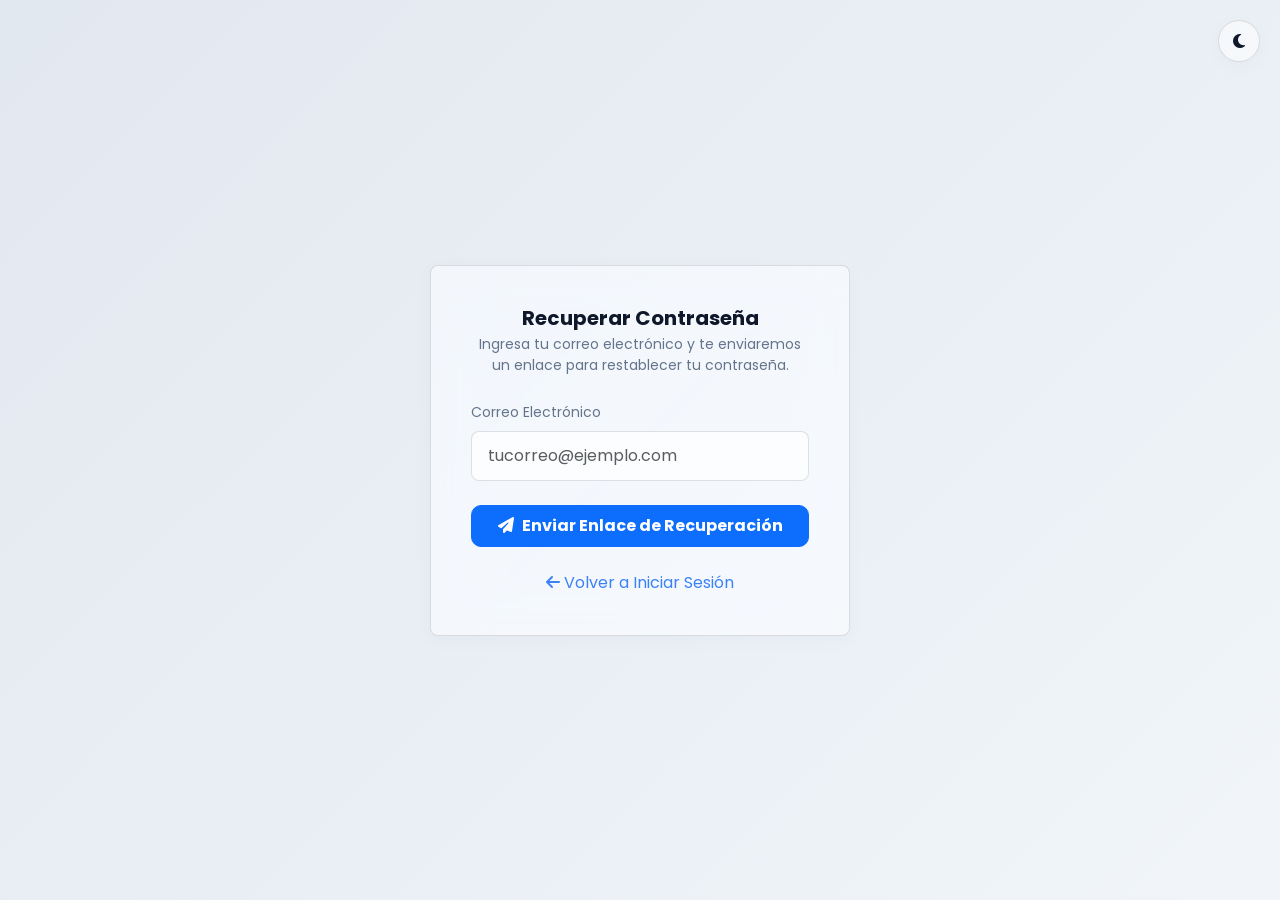
<file: forgot-password.html>
<!DOCTYPE html>
<html lang="es" data-bs-theme="light">
<head>
    <meta charset="UTF-8">
    <meta name="viewport" content="width=device-width, initial-scale=1.0">
    <title>Recuperar Contraseña | FinanzasPro</title>
    <!-- Bootstrap 5.3 -->
    <link href="css/lib/bootstrap-5.3.0.min.css" rel="stylesheet">
    <!-- Google Fonts (Poppins) -->
    <link href="css/lib/fonts-google-Poppins-css2.css" rel="stylesheet">
    <!-- FontAwesome -->
    <link rel="stylesheet" href="css/lib/font-awesome-6.4.0-all.min.css">
    <!-- Estilos personalizados -->
    <link rel="stylesheet" href="css/styles.css">

    <script>
        const savedTheme = localStorage.getItem('finanzaspro_theme') || 'light';
        document.documentElement.setAttribute('data-bs-theme', savedTheme);
    </script>
</head>
<body>

    <button type="button" id="btnToggleAuthTheme" class="btn glass auth-theme-toggle rounded-circle d-flex align-items-center justify-content-center p-0" title="Cambiar tema">
        <i class="fas fa-moon" id="authThemeIcon"></i>
    </button>

    <div class="auth-wrapper">
        <div class="glass auth-card">

            <!-- <div class="auth-brand">
                <div class="brand-icon bg-primary text-white rounded p-2 d-flex align-items-center justify-content-center" style="width: 42px; height: 42px; min-width: 42px;">
                    <i class="fas fa-wallet"></i>
                </div>
                <h4 class="mb-0 fw-bold">FinanzasPro</h4>
            </div> -->

            <!-- Formulario: solicitar correo -->
            <div id="forgotFormWrapper">
                <h5 class="fw-bold mb-1 text-center">Recuperar Contraseña</h5>
                <p class="text-muted small text-center mb-4">Ingresa tu correo electrónico y te enviaremos un enlace para restablecer tu contraseña.</p>

                <form id="forgotForm" novalidate>
                    <div class="mb-4">
                        <label for="forgotEmail" class="form-label text-muted small">Correo Electrónico</label>
                        <input type="email" id="forgotEmail" class="form-control glass-input" placeholder="tucorreo@ejemplo.com" required>
                        <div class="invalid-feedback">Por favor ingresa un correo electrónico válido.</div>
                    </div>

                    <button type="submit" class="btn btn-primary w-100 py-2 fw-bold" style="border-radius: 10px;">
                        <i class="fas fa-paper-plane me-2"></i>Enviar Enlace de Recuperación
                    </button>
                </form>
            </div>

            <!-- Estado de éxito (tras "enviar" el correo) -->
            <div id="forgotSuccess" class="text-center d-none">
                <div class="d-inline-flex align-items-center justify-content-center bg-primary bg-opacity-10 text-primary rounded-circle mb-3" style="width: 64px; height: 64px;">
                    <i class="fas fa-paper-plane fs-3"></i>
                </div>
                <h5 class="fw-bold mb-2">¡Enlace enviado!</h5>
                <p class="text-muted small mb-4">
                    Hemos enviado un correo a <strong id="forgotEmailDisplay">tucorreo@ejemplo.com</strong> con las instrucciones para restablecer tu contraseña.
                </p>
                <div class="p-3 rounded text-start" style="background: var(--input-bg); border: 1px solid var(--glass-border);">
                    <small class="text-muted d-block mb-1"><i class="fas fa-flask me-1"></i>Modo demostración</small>
                    <small class="text-muted">Esta es una simulación sin envío real de correo. <a href="reset-password.html">Haz clic aquí para continuar como si hubieras abierto el enlace recibido</a>.</small>
                </div>
            </div>

            <div class="text-center mt-4">
                <a href="login.html"><i class="fas fa-arrow-left me-1"></i>Volver a Iniciar Sesión</a>
            </div>

        </div>
    </div>

    <!-- Bootstrap JS -->
    <script src="js/lib/bootstrap.bundle.min.js"></script>
    <!-- Lógica compartida de autenticación (tema y mostrar/ocultar contraseña) -->
    <script src="js/auth.js"></script>

    <script>
        document.getElementById('forgotForm').addEventListener('submit', function (e) {
            e.preventDefault();

            const form = e.target;
            if (!form.checkValidity()) {
                form.classList.add('was-validated');
                return;
            }

            const email = document.getElementById('forgotEmail').value.trim();

            // Simulación de envío de correo: en un entorno real, aquí se llamaría
            // al backend para generar un token y enviar el enlace de recuperación.
            document.getElementById('forgotEmailDisplay').textContent = email;
            document.getElementById('forgotFormWrapper').classList.add('d-none');
            document.getElementById('forgotSuccess').classList.remove('d-none');
        });
    </script>
</body>
</html>
</file>
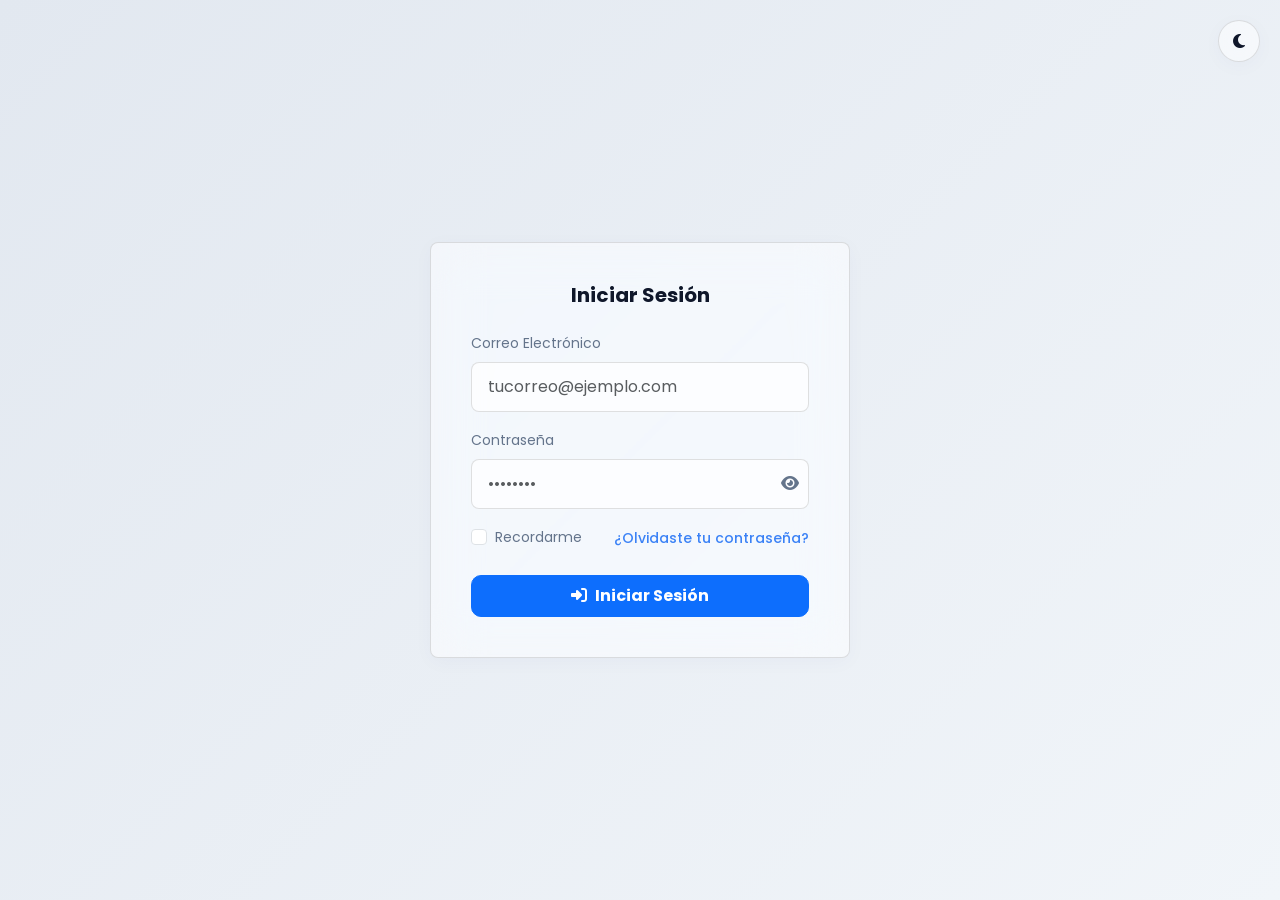
<file: login.html>
<!DOCTYPE html>
<html lang="es" data-bs-theme="light">
<head>
    <meta charset="UTF-8">
    <meta name="viewport" content="width=device-width, initial-scale=1.0">
    <title>Iniciar Sesión | FinanzasPro</title>
    <!-- Bootstrap 5.3 -->
    <link href="css/lib/bootstrap-5.3.0.min.css" rel="stylesheet">
    <!-- Google Fonts (Poppins) -->
    <link href="css/lib/fonts-google-Poppins-css2.css" rel="stylesheet">
    <!-- FontAwesome -->
    <link rel="stylesheet" href="css/lib/font-awesome-6.4.0-all.min.css">
    <!-- Estilos personalizados -->
    <link rel="stylesheet" href="css/styles.css">

    <script>
        const savedTheme = localStorage.getItem('finanzaspro_theme') || 'light';
        document.documentElement.setAttribute('data-bs-theme', savedTheme);
    </script>
</head>
<body>

    <button type="button" id="btnToggleAuthTheme" class="btn glass auth-theme-toggle rounded-circle d-flex align-items-center justify-content-center p-0" title="Cambiar tema">
        <i class="fas fa-moon" id="authThemeIcon"></i>
    </button>

    <div class="auth-wrapper">
        <div class="glass auth-card">

            <!-- <div class="auth-brand">
                <div class="brand-icon bg-primary text-white rounded p-2 d-flex align-items-center justify-content-center" style="width: 42px; height: 42px; min-width: 42px;">
                    <i class="fas fa-wallet"></i>
                </div>
                <h4 class="mb-0 fw-bold">FinanzasPro</h4>
            </div> -->

            <h5 class="fw-bold mb-1 text-center mb-4">Iniciar Sesión</h5>
            <!-- <p class="text-muted small text-center mb-4">Ingresa tus credenciales para acceder a tu cuenta.</p> -->

            <div id="loginAlert" class="alert alert-danger small py-2 px-3 d-none" role="alert"></div>

            <form id="loginForm" novalidate>
                <div class="mb-3">
                    <label for="loginEmail" class="form-label text-muted small">Correo Electrónico</label>
                    <input type="email" id="loginEmail" class="form-control glass-input" placeholder="tucorreo@ejemplo.com" required>
                    <div class="invalid-feedback">El correo electrónico es obligatorio y debe ser válido.</div>
                </div>

                <div class="mb-2">
                    <label for="loginPassword" class="form-label text-muted small">Contraseña</label>
                    <div class="position-relative">
                        <input type="password" id="loginPassword" class="form-control glass-input pe-5" placeholder="••••••••" required>
                        <button type="button" class="password-toggle-btn" data-target="loginPassword" tabindex="-1">
                            <i class="fas fa-eye"></i>
                        </button>
                    </div>
                    <div class="invalid-feedback">La contraseña es obligatoria.</div>
                </div>

                <div class="d-flex justify-content-between align-items-center mb-4 mt-3">
                    <div class="form-check">
                        <input class="form-check-input" type="checkbox" id="rememberMe">
                        <label class="form-check-label text-muted small" for="rememberMe">Recordarme</label>
                    </div>
                    <a href="forgot-password.html" class="small fw-medium">¿Olvidaste tu contraseña?</a>
                </div>

                <button type="submit" class="btn btn-primary w-100 py-2 fw-bold" style="border-radius: 10px;">
                    <i class="fas fa-sign-in-alt me-2"></i>Iniciar Sesión
                </button>
            </form>

        </div>
    </div>

    <!-- Bootstrap JS -->
    <script src="js/lib/bootstrap.bundle.min.js"></script>
    <!-- Lógica compartida de autenticación (tema y mostrar/ocultar contraseña) -->
    <script src="js/auth.js"></script>

    <script>
        document.getElementById('loginForm').addEventListener('submit', function (e) {
            e.preventDefault();

            const form = e.target;
            const alertBox = document.getElementById('loginAlert');
            alertBox.classList.add('d-none');

            if (!form.checkValidity()) {
                form.classList.add('was-validated');
                return;
            }

            form.classList.add('was-validated');

            // Simulación de autenticación: en un entorno real aquí se validarían
            // las credenciales contra el servidor antes de redirigir.
            window.location.href = 'index.html';
        });
    </script>
</body>
</html>
</file>
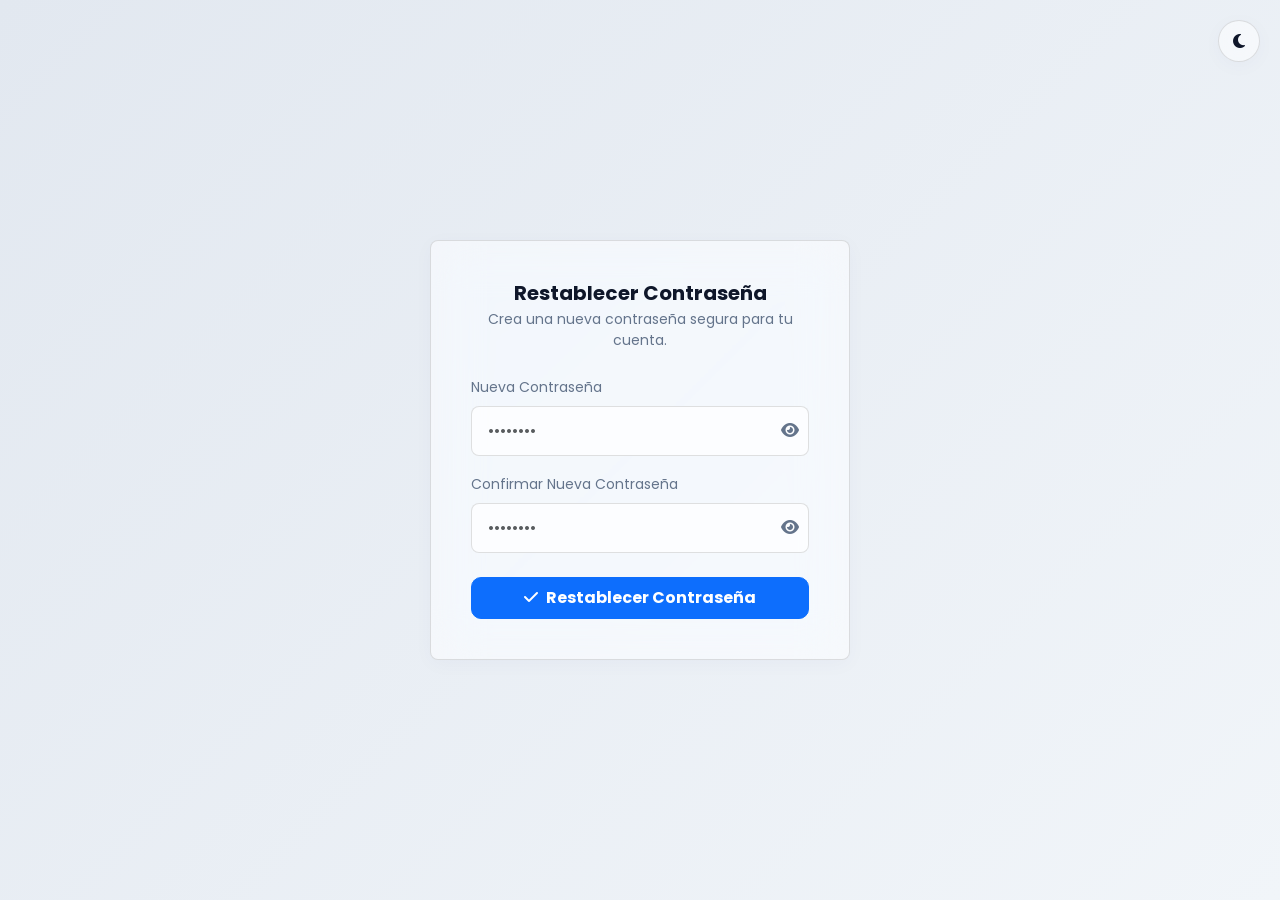
<file: reset-password.html>
<!DOCTYPE html>
<html lang="es" data-bs-theme="light">
<head>
    <meta charset="UTF-8">
    <meta name="viewport" content="width=device-width, initial-scale=1.0">
    <title>Restablecer Contraseña | FinanzasPro</title>
    <!-- Bootstrap 5.3 -->
    <link href="css/lib/bootstrap-5.3.0.min.css" rel="stylesheet">
    <!-- Google Fonts (Poppins) -->
    <link href="css/lib/fonts-google-Poppins-css2.css" rel="stylesheet">
    <!-- FontAwesome -->
    <link rel="stylesheet" href="css/lib/font-awesome-6.4.0-all.min.css">
    <!-- Estilos personalizados -->
    <link rel="stylesheet" href="css/styles.css">

    <script>
        const savedTheme = localStorage.getItem('finanzaspro_theme') || 'light';
        document.documentElement.setAttribute('data-bs-theme', savedTheme);
    </script>
</head>
<body>

    <button type="button" id="btnToggleAuthTheme" class="btn glass auth-theme-toggle rounded-circle d-flex align-items-center justify-content-center p-0" title="Cambiar tema">
        <i class="fas fa-moon" id="authThemeIcon"></i>
    </button>

    <div class="auth-wrapper">
        <div class="glass auth-card">

            <!-- <div class="auth-brand">
                <div class="brand-icon bg-primary text-white rounded p-2 d-flex align-items-center justify-content-center" style="width: 42px; height: 42px; min-width: 42px;">
                    <i class="fas fa-wallet"></i>
                </div>
                <h4 class="mb-0 fw-bold">FinanzasPro</h4>
            </div> -->

            <!-- Formulario: nueva contraseña -->
            <div id="resetFormWrapper">
                <h5 class="fw-bold mb-1 text-center">Restablecer Contraseña</h5>
                <p class="text-muted small text-center mb-4">Crea una nueva contraseña segura para tu cuenta.</p>

                <div id="resetAlert" class="alert alert-danger small py-2 px-3 d-none" role="alert"></div>

                <form id="resetForm" novalidate>
                    <div class="mb-3">
                        <label for="newPassword" class="form-label text-muted small">Nueva Contraseña</label>
                        <div class="position-relative">
                            <input type="password" id="newPassword" class="form-control glass-input pe-5" placeholder="••••••••" minlength="6" required>
                            <button type="button" class="password-toggle-btn" data-target="newPassword" tabindex="-1">
                                <i class="fas fa-eye"></i>
                            </button>
                        </div>
                        <div class="invalid-feedback">La contraseña es obligatoria y debe tener al menos 6 caracteres.</div>
                    </div>

                    <div class="mb-4">
                        <label for="confirmPassword" class="form-label text-muted small">Confirmar Nueva Contraseña</label>
                        <div class="position-relative">
                            <input type="password" id="confirmPassword" class="form-control glass-input pe-5" placeholder="••••••••" required>
                            <button type="button" class="password-toggle-btn" data-target="confirmPassword" tabindex="-1">
                                <i class="fas fa-eye"></i>
                            </button>
                        </div>
                        <div class="invalid-feedback" id="confirmPasswordFeedback">Las contraseñas no coinciden.</div>
                    </div>

                    <button type="submit" class="btn btn-primary w-100 py-2 fw-bold" style="border-radius: 10px;">
                        <i class="fas fa-check me-2"></i>Restablecer Contraseña
                    </button>
                </form>
            </div>

            <!-- Estado de éxito -->
            <div id="resetSuccess" class="text-center d-none">
                <div class="d-inline-flex align-items-center justify-content-center bg-success bg-opacity-10 text-success rounded-circle mb-3" style="width: 64px; height: 64px;">
                    <i class="fas fa-check fs-3"></i>
                </div>
                <h5 class="fw-bold mb-2">¡Contraseña actualizada!</h5>
                <p class="text-muted small mb-4">Tu contraseña se ha restablecido correctamente. Ya puedes iniciar sesión con tus nuevas credenciales.</p>
                <a href="login.html" class="btn btn-primary w-100 py-2 fw-bold" style="border-radius: 10px;">
                    <i class="fas fa-sign-in-alt me-2"></i>Iniciar Sesión
                </a>
            </div>

        </div>
    </div>

    <!-- Bootstrap JS -->
    <script src="js/lib/bootstrap.bundle.min.js"></script>
    <!-- Lógica compartida de autenticación (tema y mostrar/ocultar contraseña) -->
    <script src="js/auth.js"></script>

    <script>
        const newPasswordInput = document.getElementById('newPassword');
        const confirmPasswordInput = document.getElementById('confirmPassword');
        const confirmFeedback = document.getElementById('confirmPasswordFeedback');

        function validatePasswordMatch() {
            if (confirmPasswordInput.value && confirmPasswordInput.value !== newPasswordInput.value) {
                confirmPasswordInput.setCustomValidity('mismatch');
                confirmFeedback.textContent = 'Las contraseñas no coinciden.';
            } else {
                confirmPasswordInput.setCustomValidity('');
            }
        }

        newPasswordInput.addEventListener('input', validatePasswordMatch);
        confirmPasswordInput.addEventListener('input', validatePasswordMatch);

        document.getElementById('resetForm').addEventListener('submit', function (e) {
            e.preventDefault();

            const form = e.target;
            const alertBox = document.getElementById('resetAlert');
            alertBox.classList.add('d-none');

            validatePasswordMatch();

            if (!form.checkValidity()) {
                form.classList.add('was-validated');
                return;
            }

            // Simulación de restablecimiento: en un entorno real, aquí se enviaría
            // la nueva contraseña al backend junto con el token recibido por correo.
            document.getElementById('resetFormWrapper').classList.add('d-none');
            document.getElementById('resetSuccess').classList.remove('d-none');
        });
    </script>
</body>
</html>
</file>
<file: css/lib/fonts-google-Poppins-css2.css>
/* devanagari */
@font-face {
  font-family: 'Poppins';
  font-style: normal;
  font-weight: 300;
  font-display: swap;
  src: url(../../fonts/poppins/pxiByp8kv8JHgFVrLDz8Z11lFc-K.woff2) format('woff2');
  unicode-range: U+0900-097F, U+1CD0-1CF9, U+200C-200D, U+20A8, U+20B9, U+20F0, U+25CC, U+A830-A839, U+A8E0-A8FF, U+11B00-11B09;
}
/* latin-ext */
@font-face {
  font-family: 'Poppins';
  font-style: normal;
  font-weight: 300;
  font-display: swap;
  src: url(../../fonts/poppins/pxiByp8kv8JHgFVrLDz8Z1JlFc-K.woff2) format('woff2');
  unicode-range: U+0100-02BA, U+02BD-02C5, U+02C7-02CC, U+02CE-02D7, U+02DD-02FF, U+0304, U+0308, U+0329, U+1D00-1DBF, U+1E00-1E9F, U+1EF2-1EFF, U+2020, U+20A0-20AB, U+20AD-20C0, U+2113, U+2C60-2C7F, U+A720-A7FF;
}
/* latin */
@font-face {
  font-family: 'Poppins';
  font-style: normal;
  font-weight: 300;
  font-display: swap;
  src: url(../../fonts/poppins/pxiByp8kv8JHgFVrLDz8Z1xlFQ.woff2) format('woff2');
  unicode-range: U+0000-00FF, U+0131, U+0152-0153, U+02BB-02BC, U+02C6, U+02DA, U+02DC, U+0304, U+0308, U+0329, U+2000-206F, U+20AC, U+2122, U+2191, U+2193, U+2212, U+2215, U+FEFF, U+FFFD;
}
/* devanagari */
@font-face {
  font-family: 'Poppins';
  font-style: normal;
  font-weight: 400;
  font-display: swap;
  src: url(../../fonts/poppins/pxiEyp8kv8JHgFVrJJbecmNE.woff2) format('woff2');
  unicode-range: U+0900-097F, U+1CD0-1CF9, U+200C-200D, U+20A8, U+20B9, U+20F0, U+25CC, U+A830-A839, U+A8E0-A8FF, U+11B00-11B09;
}
/* latin-ext */
@font-face {
  font-family: 'Poppins';
  font-style: normal;
  font-weight: 400;
  font-display: swap;
  src: url(../../fonts/poppins/pxiEyp8kv8JHgFVrJJnecmNE.woff2) format('woff2');
  unicode-range: U+0100-02BA, U+02BD-02C5, U+02C7-02CC, U+02CE-02D7, U+02DD-02FF, U+0304, U+0308, U+0329, U+1D00-1DBF, U+1E00-1E9F, U+1EF2-1EFF, U+2020, U+20A0-20AB, U+20AD-20C0, U+2113, U+2C60-2C7F, U+A720-A7FF;
}
/* latin */
@font-face {
  font-family: 'Poppins';
  font-style: normal;
  font-weight: 400;
  font-display: swap;
  src: url(../../fonts/poppins/pxiEyp8kv8JHgFVrJJfecg.woff2) format('woff2');
  unicode-range: U+0000-00FF, U+0131, U+0152-0153, U+02BB-02BC, U+02C6, U+02DA, U+02DC, U+0304, U+0308, U+0329, U+2000-206F, U+20AC, U+2122, U+2191, U+2193, U+2212, U+2215, U+FEFF, U+FFFD;
}
/* devanagari */
@font-face {
  font-family: 'Poppins';
  font-style: normal;
  font-weight: 500;
  font-display: swap;
  src: url(../../fonts/poppins/pxiByp8kv8JHgFVrLGT9Z11lFc-K.woff2) format('woff2');
  unicode-range: U+0900-097F, U+1CD0-1CF9, U+200C-200D, U+20A8, U+20B9, U+20F0, U+25CC, U+A830-A839, U+A8E0-A8FF, U+11B00-11B09;
}
/* latin-ext */
@font-face {
  font-family: 'Poppins';
  font-style: normal;
  font-weight: 500;
  font-display: swap;
  src: url(../../fonts/poppins/pxiByp8kv8JHgFVrLGT9Z1JlFc-K.woff2) format('woff2');
  unicode-range: U+0100-02BA, U+02BD-02C5, U+02C7-02CC, U+02CE-02D7, U+02DD-02FF, U+0304, U+0308, U+0329, U+1D00-1DBF, U+1E00-1E9F, U+1EF2-1EFF, U+2020, U+20A0-20AB, U+20AD-20C0, U+2113, U+2C60-2C7F, U+A720-A7FF;
}
/* latin */
@font-face {
  font-family: 'Poppins';
  font-style: normal;
  font-weight: 500;
  font-display: swap;
  src: url(../../fonts/poppins/pxiByp8kv8JHgFVrLGT9Z1xlFQ.woff2) format('woff2');
  unicode-range: U+0000-00FF, U+0131, U+0152-0153, U+02BB-02BC, U+02C6, U+02DA, U+02DC, U+0304, U+0308, U+0329, U+2000-206F, U+20AC, U+2122, U+2191, U+2193, U+2212, U+2215, U+FEFF, U+FFFD;
}
/* devanagari */
@font-face {
  font-family: 'Poppins';
  font-style: normal;
  font-weight: 600;
  font-display: swap;
  src: url(../../fonts/poppins/pxiByp8kv8JHgFVrLEj6Z11lFc-K.woff2) format('woff2');
  unicode-range: U+0900-097F, U+1CD0-1CF9, U+200C-200D, U+20A8, U+20B9, U+20F0, U+25CC, U+A830-A839, U+A8E0-A8FF, U+11B00-11B09;
}
/* latin-ext */
@font-face {
  font-family: 'Poppins';
  font-style: normal;
  font-weight: 600;
  font-display: swap;
  src: url(../../fonts/poppins/pxiByp8kv8JHgFVrLEj6Z1JlFc-K.woff2) format('woff2');
  unicode-range: U+0100-02BA, U+02BD-02C5, U+02C7-02CC, U+02CE-02D7, U+02DD-02FF, U+0304, U+0308, U+0329, U+1D00-1DBF, U+1E00-1E9F, U+1EF2-1EFF, U+2020, U+20A0-20AB, U+20AD-20C0, U+2113, U+2C60-2C7F, U+A720-A7FF;
}
/* latin */
@font-face {
  font-family: 'Poppins';
  font-style: normal;
  font-weight: 600;
  font-display: swap;
  src: url(../../fonts/poppins/pxiByp8kv8JHgFVrLEj6Z1xlFQ.woff2) format('woff2');
  unicode-range: U+0000-00FF, U+0131, U+0152-0153, U+02BB-02BC, U+02C6, U+02DA, U+02DC, U+0304, U+0308, U+0329, U+2000-206F, U+20AC, U+2122, U+2191, U+2193, U+2212, U+2215, U+FEFF, U+FFFD;
}
/* devanagari */
@font-face {
  font-family: 'Poppins';
  font-style: normal;
  font-weight: 700;
  font-display: swap;
  src: url(../../fonts/poppins/pxiByp8kv8JHgFVrLCz7Z11lFc-K.woff2) format('woff2');
  unicode-range: U+0900-097F, U+1CD0-1CF9, U+200C-200D, U+20A8, U+20B9, U+20F0, U+25CC, U+A830-A839, U+A8E0-A8FF, U+11B00-11B09;
}
/* latin-ext */
@font-face {
  font-family: 'Poppins';
  font-style: normal;
  font-weight: 700;
  font-display: swap;
  src: url(../../fonts/poppins/pxiByp8kv8JHgFVrLCz7Z1JlFc-K.woff2) format('woff2');
  unicode-range: U+0100-02BA, U+02BD-02C5, U+02C7-02CC, U+02CE-02D7, U+02DD-02FF, U+0304, U+0308, U+0329, U+1D00-1DBF, U+1E00-1E9F, U+1EF2-1EFF, U+2020, U+20A0-20AB, U+20AD-20C0, U+2113, U+2C60-2C7F, U+A720-A7FF;
}
/* latin */
@font-face {
  font-family: 'Poppins';
  font-style: normal;
  font-weight: 700;
  font-display: swap;
  src: url(../../fonts/poppins/pxiByp8kv8JHgFVrLCz7Z1xlFQ.woff2) format('woff2');
  unicode-range: U+0000-00FF, U+0131, U+0152-0153, U+02BB-02BC, U+02C6, U+02DA, U+02DC, U+0304, U+0308, U+0329, U+2000-206F, U+20AC, U+2122, U+2191, U+2193, U+2212, U+2215, U+FEFF, U+FFFD;
}
</file>
<file: css/styles.css>
:root {
    /* Colores de acento */
    --primary-accent: #3b82f6;
    --primary-hover: #2563eb;
    --secondary-accent: #64748b;
    
    /* Tema Claro */
    --body-bg: linear-gradient(135deg, #e2e8f0 0%, #f1f5f9 100%);
    --text-main: #0f172a;
    --text-muted: #64748b;
    --glass-bg: rgba(255, 255, 255, 0.55);
    --glass-sidebar: rgba(255, 255, 255, 0.65);
    --glass-border: rgba(151, 151, 151, 0.3);
    --input-bg: rgba(255, 255, 255, 0.7);
    --shadow-glass: 0 4px 20px 0 rgba(31, 38, 135, 0.03);
    --sidebar-hover: rgba(59, 130, 246, 0.1);
    --tooltip-bg: rgba(255, 255, 255, 0.95);
}

[data-bs-theme="dark"] {
    /* Tema Oscuro */
    --body-bg: linear-gradient(135deg, #0f172a 0%, #1e293b 100%);
    --text-main: #f8fafc;
    --text-muted: #94a3b8;
    --glass-bg: rgba(15, 23, 42, 0.6);
    --glass-sidebar: rgba(15, 23, 42, 0.7);
    --glass-border: rgba(255, 255, 255, 0.1);
    --input-bg: rgba(0, 0, 0, 0.3);
    --shadow-glass: 0 4px 20px 0 rgba(0, 0, 0, 0.2);
    --sidebar-hover: rgba(255, 255, 255, 0.05);
    --tooltip-bg: rgba(15, 23, 42, 0.95);
}

body {
    font-family: 'Poppins', sans-serif;
    background: var(--body-bg);
    color: var(--text-main);
    min-height: 100vh;
    margin: 0;
    transition: background 0.4s ease, color 0.4s ease, padding-left 0.4s ease;
    overflow-x: hidden;
}

a {
    color: var(--primary-accent);
    text-decoration: none;
    cursor: pointer;
    transition: opacity 0.2s;
}

a:hover {
    text-decoration: underline;
    opacity: 0.8;
}

.text-muted {
    color: var(--text-muted) !important;
}

/* Scroll Global Delgado y Elegante */
* {
    scrollbar-width: thin;
    scrollbar-color: rgba(100, 116, 139, 0.3) transparent;
    scroll-behavior: smooth;
}

*::-webkit-scrollbar { 
    width: 5px;
    height: 5px;
}

*::-webkit-scrollbar-track {
    background: transparent;
}

*::-webkit-scrollbar-thumb {
    background: rgba(100, 116, 139, 0.25);
    backdrop-filter: blur(10px);
    -webkit-backdrop-filter: blur(10px);
    border-radius: 8px;
}

*::-webkit-scrollbar-thumb:hover {
    background: rgba(100, 116, 139, 0.45);
}

/* Efecto Glassmorphism */
.glass {
    background: var(--glass-bg);
    backdrop-filter: blur(24px) saturate(180%);
    -webkit-backdrop-filter: blur(24px) saturate(180%);
    border: 1px solid var(--glass-border);
    border-radius: 8px;
    box-shadow: var(--shadow-glass);
}

.glass-card {
    padding: 2rem;
}

.glass-input {
    background: var(--input-bg);
    border: 1px solid var(--glass-border);
    color: var(--text-main);
    border-radius: 8px;
    padding: 0.75rem 1rem;
    transition: box-shadow 0.2s, border-color 0.2s;
}

.glass-input:focus {
    background: var(--input-bg);
    color: var(--text-main);
    border-color: var(--primary-accent);
    box-shadow: 0 0 0 4px rgba(59, 130, 246, 0.15);
    outline: none;
}

/* Tarjetas de cartera clicables (llevan a los movimientos de la cartera) */
.wallet-card-clickable {
    cursor: pointer;
    transition: transform 0.2s ease, box-shadow 0.2s ease, border-color 0.2s ease;
}

.wallet-card-clickable:hover,
.wallet-card-clickable:focus-visible {
    transform: translateY(-4px);
    border-color: var(--primary-accent);
    box-shadow: 0 10px 25px 0 rgba(59, 130, 246, 0.15);
    background-color: initial;
}

.category-card, .icono-card, .goal-card {
    background: var(--glass-bg);
    /* backdrop-filter: blur(24px) saturate(180%); */
    /* -webkit-backdrop-filter: blur(24px) saturate(180%); */
    border: 1px solid var(--glass-border);
    border-radius: 8px;
    /* box-shadow: var(--shadow-glass); */
    transition: box-shadow 0.2s ease, border-color 0.2s ease;
}
.category-card:hover,
.category-card:focus-visible,

.goal-card:hover,
.goal-card:focus-visible,

.icono-card:hover,
.icono-card:focus-visible {
    border-color: var(--primary-accent);
    box-shadow: 0 10px 25px 0 rgba(59, 130, 246, 0.15);
    background-color: initial;
    /* backdrop-filter: blur(24px) saturate(180%); */
}

.wallet-card-clickable:focus-visible {
    outline: none;
}

/* Zona de arrastrar y soltar para la foto de perfil */
#profileAvatarDropzone img {
    transition: opacity 0.2s ease, box-shadow 0.2s ease;
}

#profileAvatarDropzone.dropzone-active img {
    opacity: 0.6;
    box-shadow: 0 0 0 4px rgba(59, 130, 246, 0.35);
}

/* Efecto Borroso en Modal Backdrop con Transición Suave */
.modal-backdrop {
    opacity: 0;
    background-color: rgba(15, 23, 42, 0.45);
    backdrop-filter: blur(0px) saturate(100%);
    -webkit-backdrop-filter: blur(0px) saturate(100%);
    transition: opacity 0.35s cubic-bezier(0.16, 1, 0.3, 1), 
                backdrop-filter 0.35s cubic-bezier(0.16, 1, 0.3, 1),
                -webkit-backdrop-filter 0.35s cubic-bezier(0.16, 1, 0.3, 1);
}

.modal-backdrop.show {
    opacity: 1 !important;
    backdrop-filter: blur(8px) saturate(160%);
    -webkit-backdrop-filter: blur(8px) saturate(160%);
}

/* Sidebar Administrador (Desktop) */
#sidebar {
    position: fixed;
    top: 0;
    left: -280px;
    width: 280px;
    height: 100vh;
    background: var(--glass-sidebar);
    backdrop-filter: blur(30px) saturate(200%);
    -webkit-backdrop-filter: blur(30px) saturate(200%);
    border-right: 1px solid var(--glass-border);
    box-shadow: var(--shadow-glass);
    z-index: 1050;
    transition: left 0.4s ease, width 0.4s ease, padding 0.4s ease;
    display: flex;
    flex-direction: column;
    padding: 1.5rem 1rem;
    overflow: visible;
}

#sidebar.active {
    left: 0;
}

#sidebar .sidebar-content {
    flex-grow: 1;
    overflow-x: visible;
    padding-right: 2px;
}

.nav-item-custom {
    display: flex;
    align-items: center;
    padding: 0.6rem 0.9rem;
    color: var(--text-main);
    border-radius: 8px;
    margin-bottom: 0.35rem;
    transition: background 0.3s ease, color 0.3s ease;
    font-weight: 500;
    font-size: 0.92rem;
    white-space: nowrap;
    position: relative;
}

.nav-item-custom span, .menu-title, .brand-text {
    opacity: 1;
    visibility: visible;
    transition: opacity 0.2s ease, visibility 0.2s ease;
}

.nav-item-custom i { 
    width: 22px; 
    font-size: 1rem; 
    color: var(--text-muted); 
    transition: color 0.3s ease, font-size 0.3s ease; 
    margin-right: 0.8rem; 
    flex-shrink: 0;
}

.nav-item-custom:hover, .nav-item-custom.active-link {
    background: var(--sidebar-hover);
    color: var(--primary-accent);
    text-decoration: none;
}

.nav-item-custom:hover i, .nav-item-custom.active-link i {
    color: var(--primary-accent);
}

/* Ajuste de Contenido Principal */
#main-wrapper {
    padding: 2rem;
    transition: margin-left 0.4s ease;
    min-height: 100vh;
    display: flex;
    align-items: center;
    justify-content: center;
}

@media (min-width: 992px) {
    body.logged-in #sidebar {
        left: 0;
    }
    body.logged-in #main-wrapper {
        margin-left: 280px;
        align-items: flex-start;
        justify-content: flex-start;
    }
}

#mobile-header {
    display: none;
}

/* Animación Notificaciones */
@keyframes ring {
    0% { transform: rotate(0); }
    10% { transform: rotate(15deg); }
    20% { transform: rotate(-10deg); }
    30% { transform: rotate(5deg); }
    40% { transform: rotate(-5deg); }
    50% { transform: rotate(0); }
    100% { transform: rotate(0); }
}

.bell-ring.activated {
    animation: ring 2.5s infinite;
    color: #cfcf20b0;
}

/* -------------------------------------------------------------
   DISPOSITIVOS MÓVILES (ESTILO FLUTTER BOTTOM NAVIGATION BAR)
-------------------------------------------------------------- */

@media (max-width: 991.98px) {
    body.logged-in #mobile-header {
        display: flex;
        align-items: center;
        justify-content: space-between;
        padding: 1rem;
        background: var(--glass-sidebar);
        backdrop-filter: blur(20px);
        border-bottom: 1px solid var(--glass-border);
        margin-bottom: 1.5rem;
        border-radius: 8px;
        box-shadow: var(--shadow-glass);
    }
    
    body.logged-in #main-wrapper { 
        padding: 1rem 1rem 95px 1rem; 
        align-items: flex-start; 
    }

    #sidebar {
        top: auto;
        bottom: 0;
        left: 0 !important; 
        width: 100%;
        height: 75px;
        flex-direction: row;
        justify-content: space-around;
        align-items: center;
        padding: 0 5px;
        background: var(--glass-sidebar);
        backdrop-filter: blur(30px) saturate(200%);
        -webkit-backdrop-filter: blur(30px) saturate(200%);
        border-right: none;
        border-top: 1px solid var(--glass-border);
        border-radius: 0;
        box-shadow: 0 -4px 25px rgba(0, 0, 0, 0.1);
        z-index: 1050;
    }

    #sidebar .sidebar-header, #sidebar .sidebar-collapse-btn, #sidebar .menu-title, #sidebar .sidebar-user-info {
        display: none !important;
    }

    #sidebar .sidebar-content, #sidebar > div.mt-2 {
        display: contents;
    }

    #sidebar a#btnLogout, #sidebar a#btnSetting, #sidebar a[data-bs-toggle="modal"] {
        display: none !important;
    }

    .nav-item-custom {
        display: flex;
        flex-direction: column;
        justify-content: center;
        align-items: center;
        padding: 0;
        margin: 0;
        flex: 1;
        background: transparent !important;
        border-radius: 0;
        text-align: center;
        color: var(--text-muted);
    }

    .nav-item-custom i {
        display: flex;
        align-items: center;
        justify-content: center;
        margin: 0 !important;
        font-size: 1.3rem;
        padding: 4px 18px;
        border-radius: 16px;
        transition: all 0.3s cubic-bezier(0.16, 1, 0.3, 1);
    }

    .nav-item-custom span {
        display: none;
        font-size: 0.65rem;
        font-weight: 500;
        line-height: 1;
        margin-top: 4px;
        animation: popIn 0.2s ease-out;
    }

    .nav-item-custom.active-link {
        color: var(--primary-accent);
    }
    
    .nav-item-custom.active-link span {
        display: block;
    }
    
    .nav-item-custom.active-link i {
        background: rgba(59, 130, 246, 0.15);
        color: var(--primary-accent);
        transform: scale(1.05);
        padding: 8px;
        width: auto;
    }

    [data-bs-theme="dark"] .nav-item-custom.active-link i {
        background: rgba(59, 130, 246, 0.25);
    }

    #sidebar-backdrop {
        display: none !important;
    }
}

@keyframes popIn {
    0% { opacity: 0; transform: translateY(5px); }
    100% { opacity: 1; transform: translateY(0); }
}

.app-view {
    display: none;
    width: 100%;
}

.app-view.active {
    display: block;
    animation: fadeUp 0.6s cubic-bezier(0.16, 1, 0.3, 1);
}

@keyframes fadeUp {
    from { opacity: 0; transform: translateY(20px); }
    to { opacity: 1; transform: translateY(0); }
}

#splash {
    display: none; position: fixed; top: 0; left: 0; width: 100%; height: 100%;
    background: var(--body-bg); z-index: 10000;
    justify-content: center; align-items: center; flex-direction: column;
}

.splash-logo {
    font-size: 5rem;
    color: var(--primary-accent);
    animation: pulse 1.5s infinite ease-in-out;
}

@keyframes pulse {
    0%, 100% {
        transform: scale(0.9); opacity: 0.7;
    }
    50% {
        transform: scale(1.1);
        opacity: 1;
    }
}

.chart-container {
    position: relative;
    height: 320px;
    width: 100%;
}

/* Listas con scroll y difuminado inferior (tarjetas del Dashboard) */
.dash-scroll-fade {
    position: relative;
}

.dash-scroll-list {
    max-height: 280px;
    overflow-y: auto;
    padding-right: 8px;
}

.dash-scroll-fade::after {
    content: '';
    position: absolute;
    left: 0;
    right: 4px;
    bottom: 0;
    height: 36px;
    background: linear-gradient(to bottom, transparent, var(--glass-bg) 85%);
    pointer-events: none;
    border-radius: 0 0 8px 8px;
    opacity: 0;
    transition: opacity 0.25s ease;
}

.dash-scroll-fade.show-fade::after {
    opacity: 1;
}

/* Botón colapsar (Desktop) - Centrado verticalmente y semi-transparente */
.sidebar-collapse-btn {
    position: absolute;
    top: 50%;
    right: -13px;
    transform: translateY(-50%);
    width: 26px;
    height: 26px;
    background: var(--primary-accent);
    color: #fff;
    border: none;
    border-radius: 50%;
    display: flex;
    align-items: center;
    justify-content: center;
    cursor: pointer;
    z-index: 1060;
    opacity: 0.65;
    transition: transform 0.4s ease, opacity 0.3s ease;
    box-shadow: 0 2px 5px rgba(0,0,0,0.2);
}

.sidebar-collapse-btn:hover {
    opacity: 1;
}

.sidebar-collapse-btn i {
    font-size: inherit;
}

@media (max-width: 991.98px) {
    .sidebar-collapse-btn {
        display: none;
    }
}

/* Estado Mini Desktop */
@media (min-width: 992px) {
    body.sidebar-collapsed #sidebar { 
        width: 80px; 
        overflow: visible; 
    }
    
    body.sidebar-collapsed #main-wrapper { 
        margin-left: 80px; 
    }
    
    body.sidebar-collapsed .sidebar-collapse-btn { 
        transform: translateY(-50%) rotate(180deg); 
    }

    body.sidebar-collapsed .nav-item-custom i {
        font-size: 1.2rem;
    }
    
    body.sidebar-collapsed .nav-item-custom span,
    body.sidebar-collapsed .menu-title,
    body.sidebar-collapsed .brand-text { 
        opacity: 0; 
        visibility: hidden;
    }

    /* Tooltip con fondo opaco y texto legible */
    body.sidebar-collapsed .nav-item-custom::after {
        content: attr(data-tooltip);
        position: absolute;
        left: calc(100% + 15px);
        top: 50%;
        transform: translateY(-50%) scale(0.95);
        background: var(--tooltip-bg);
        backdrop-filter: blur(12px);
        -webkit-backdrop-filter: blur(12px);
        border: 1px solid var(--glass-border);
        color: var(--text-main);
        padding: 0.45rem 0.85rem;
        border-radius: 8px;
        font-size: 0.85rem;
        font-weight: 600;
        white-space: nowrap;
        opacity: 0;
        visibility: hidden;
        pointer-events: none;
        box-shadow: 0 8px 24px rgba(0, 0, 0, 0.15);
        transition: opacity 0.25s cubic-bezier(0.16, 1, 0.3, 1), transform 0.25s cubic-bezier(0.16, 1, 0.3, 1), visibility 0.25s ease;
        z-index: 1070;
    }

    body.sidebar-collapsed .nav-item-custom:hover::after {
        opacity: 1;
        visibility: visible;
        transform: translateY(-50%) scale(1);
    }
}

/* Colores de Rangos para Metas */
.goal-red { color: #ef4444 !important; }
.bg-goal-red { background-color: #ef4444 !important; }

.goal-orange { color: #f97316 !important; }
.bg-goal-orange { background-color: #f97316 !important; }

.goal-yellow { color: #eab308 !important; }
.bg-goal-yellow { background-color: #eab308 !important; }

.goal-green { color: #22c55e !important; }
.bg-goal-green { background-color: #22c55e !important; }

/* Ajuste sutil para la barra de progreso en el fondo oscuro */
.progress-bg-custom {
    background: var(--input-bg);
    border: 1px solid var(--glass-border);
}

/* Fix para superposición de dropdowns en listas con backdrop-filter */
.month-item-row {
    position: relative;
    z-index: 1;
    transition: z-index 0.2s;
}
.month-item-row:hover, .month-item-row:focus-within, .month-item-row.show {
    z-index: 10;
}

/* Gradientes Modificados: Colores vivos a ligeramente más oscuros y brillantes */
.grad-text-red {
    background: linear-gradient(90deg, #ff4d4d, #cc0000);
    -webkit-background-clip: text;
    -webkit-text-fill-color: transparent;
}

.grad-bg-red { background: linear-gradient(90deg, #ff4d4d, #cc0000) !important; }

.grad-text-orange {
    background: linear-gradient(90deg, #ffa500, #e65c00);
    -webkit-background-clip: text;
    -webkit-text-fill-color: transparent;
}

.grad-bg-orange { background: linear-gradient(90deg, #ffa500, #e65c00) !important; }

.grad-text-lgreen {
    background: linear-gradient(90deg, #a3e635, #65a30d);
    -webkit-background-clip: text;
    -webkit-text-fill-color: transparent;
}

.grad-bg-lgreen { background: linear-gradient(90deg, #a3e635, #65a30d) !important; }

.grad-text-green {
    background: linear-gradient(90deg, #22c55e, #16a34a);
    -webkit-background-clip: text;
    -webkit-text-fill-color: transparent;
}

.grad-bg-green { background: linear-gradient(90deg, #22c55e, #16a34a) !important; }

/* COLORES Y GRADIENTES PARA METAS */
.bg-gradient-danger {
    background: linear-gradient(90deg, #dc3545 0%, #ff6b6b 100%) !important;
}

.bg-gradient-warning {
    background: linear-gradient(90deg, #fd7e14 0%, #ffc107 100%) !important;
}

.bg-gradient-success-light {
    background: linear-gradient(90deg, #6bc87a 0%, #95d5b2 100%) !important;
}

.bg-gradient-success-dark {
    background: linear-gradient(90deg, #198754 0%, #2d6a4f 100%) !important;
}

.text-success-light { color: #6bc87a !important; }
.text-success-dark { color: #198754 !important; }

/* DISEÑO ELEGANTE DE IMPRESIÓN (INFORME CARTERAS) */
@media print {
    /* Reset de fondos a blanco puro y textos a negro/gris oscuro */
    html, body {
        background: #ffffff !important;
        color: #000000 !important;
        margin: 0 !important;
        padding: 0 !important;
        height: auto !important;
        min-height: 0 !important;
        overflow: visible !important;
    }

    /* PATRÓN DE AISLAMIENTO TOTAL: se oculta absolutamente todo el documento
       (sin quitarlo del flujo) y solo se vuelve a mostrar la vista de movimientos,
       ya reposicionada de forma independiente. Esto evita que el alto/posición de
       cualquier contenedor padre (sidebar, main-wrapper, etc.) genere una página
       en blanco adicional al imprimir. */
    body * {
        visibility: hidden;
    }

    #wallet-movements-view, #wallet-movements-view * {
        visibility: visible;
    }

    #wallet-movements-view {
        display: block !important;
        position: absolute !important;
        top: 0 !important;
        left: 0 !important;
        width: 100% !important;
        margin: 0 !important;
        padding: 0 !important;
        background: transparent !important;
    }

    /* Ocultar elementos de UI y navegación que no deben imprimirse */
    #sidebar, #mobile-header, .sidebar-collapse-btn,
    .d-print-none, .print-hide, .modal, #sidebar-backdrop {
        display: none !important;
    }

    /* Mostrar cabecera de informe */
    .print-only-header {
        display: block !important;
    }

    /* Eliminar diseño Glassmorphism para impresión */
    .glass {
        background: transparent !important;
        border: none !important;
        box-shadow: none !important;
        backdrop-filter: none !important;
        padding: 0 !important;
    }

    /* Tablas elegantes en papel */
    table.table {
        width: 100% !important;
        border-collapse: collapse !important;
    }

    table.table thead th {
        background-color: #f8f9fa !important;
        color: #000 !important;
        border-top: 1px solid #000 !important;
        border-bottom: 2px solid #000 !important;
        padding: 12px 8px !important;
        font-weight: bold !important;
    }

    table.table tbody td {
        border-bottom: 1px solid #dee2e6 !important;
        padding: 10px 8px !important;
        color: #333 !important;
    }

    /* Forzar visibilidad de colores que queramos mantener */
    .text-success { color: #198754 !important; }
    .text-danger { color: #dc3545 !important; }
    
    /* Eliminar backgrounds de iconos */
    .rounded-circle.bg-opacity-10 {
        background-color: transparent !important;
        border: 1px solid #ccc !important;
    }

    /* Evita que la tabla se corte generando una página extra casi vacía */
    table.table, tr, td, th {
        page-break-inside: avoid;
    }

    @page {
        margin: 1cm;
        size: auto;
    }
}


/* ==========================================
   PÁGINAS DE AUTENTICACIÓN (login, recuperar y restablecer contraseña)
   ========================================== */
.auth-wrapper {
    min-height: 100vh;
    width: 100%;
    display: flex;
    align-items: center;
    justify-content: center;
    padding: 2rem 1rem;
}

.auth-card {
    width: 100%;
    max-width: 420px;
    padding: 2.5rem;
}

@media (max-width: 480px) {
    .auth-card {
        padding: 1.75rem 1.5rem;
    }
}

.auth-brand {
    display: flex;
    align-items: center;
    justify-content: center;
    gap: 0.65rem;
    margin-bottom: 1.75rem;
}

.auth-theme-toggle {
    position: fixed;
    top: 1.25rem;
    right: 1.25rem;
    width: 42px;
    height: 42px;
    border: 1px solid var(--glass-border);
    color: var(--text-main);
    z-index: 10;
}

.password-toggle-btn {
    position: absolute;
    top: 50%;
    right: 0.25rem;
    transform: translateY(-50%);
    cursor: pointer;
    border: none;
    background: transparent;
    color: var(--text-muted);
    z-index: 2;
}

.password-toggle-btn:hover {
    color: var(--text-main);
}
</file>
